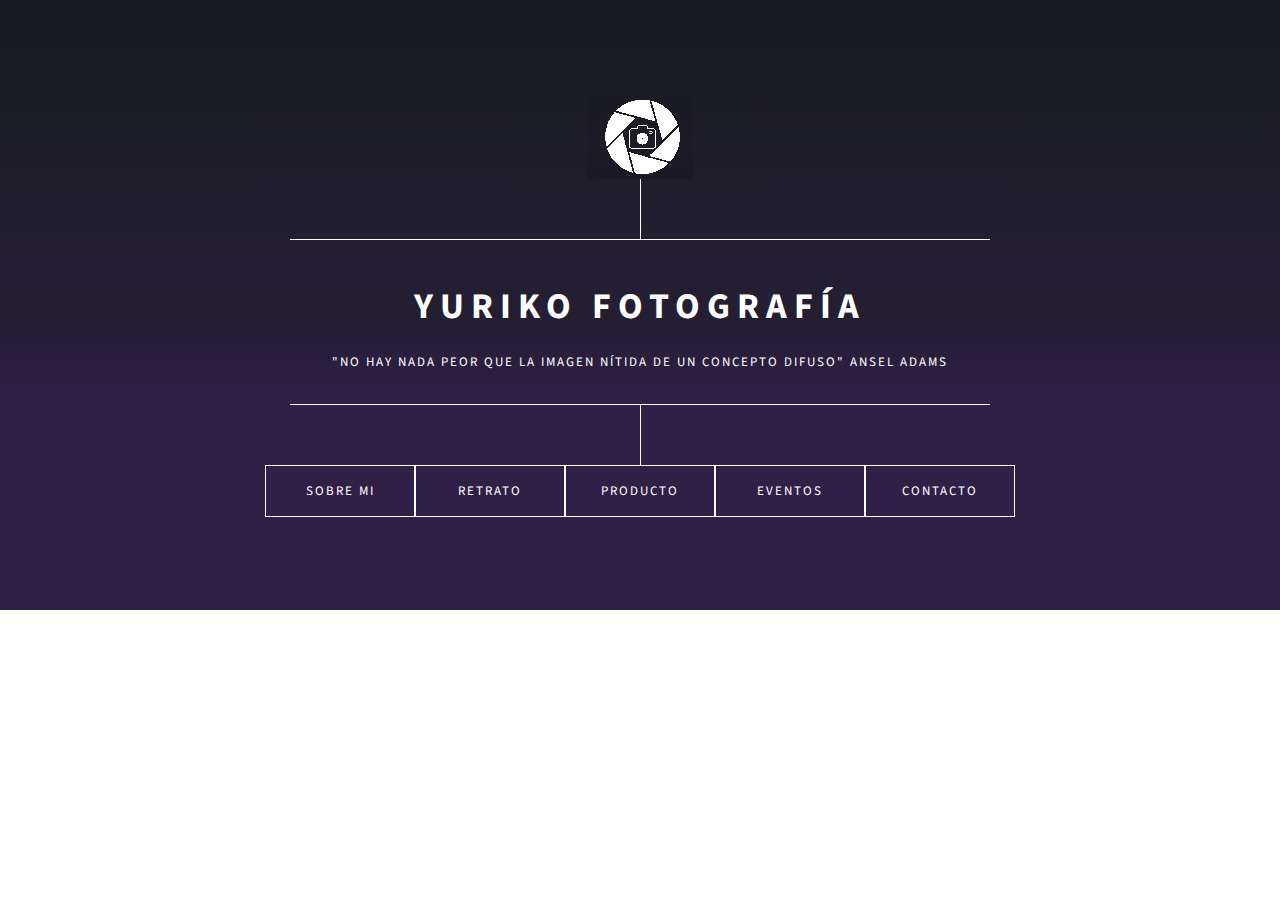
<file: HTML,CSS,JS/paginas/landing Fotografia/index.html>
<!DOCTYPE html>
    <head>
        <meta charset="utf-8">
        <meta http-equiv="X-UA-Compatible" content="IE=edge">
        <title>YURIKO FOTOGRAFÍA</title>
        <meta name="description" content="">
        <meta name="viewport" content="width=device-width, initial-scale=1">
        <link rel="stylesheet" href="css/index.css">
        <!--fuente-->
        <link href="https://fonts.googleapis.com/css2?family=Source+Sans+Pro&display=swap" rel="stylesheet">
    </head>
    <body>
       <main>
           <div class="principal">
                <img src="assets/principal.png" alt="imagen principal">

                <div class="lineas">
                    <div></div>
                    <div></div>
                </div>

                <div class="text-principal">
                    <p>YURIKO FOTOGRAFÍA</p>
                    <p>"NO HAY NADA PEOR QUE LA IMAGEN NÍTIDA DE UN CONCEPTO DIFUSO" ANSEL ADAMS</p>
                </div>

                <div class="lineas">
                    <div></div>
                    <div></div>
                </div>

                <div class="menu">
                    <a href="AboutUs.html">SOBRE MI</a>
                    <a href="#">RETRATO</a>
                    <a href="#">PRODUCTO</a>
                    <a href="#">EVENTOS</a>
                    <a href="#">CONTACTO</a>
                </div>

           </div>
       </main>
    </body>
</html>
</file>
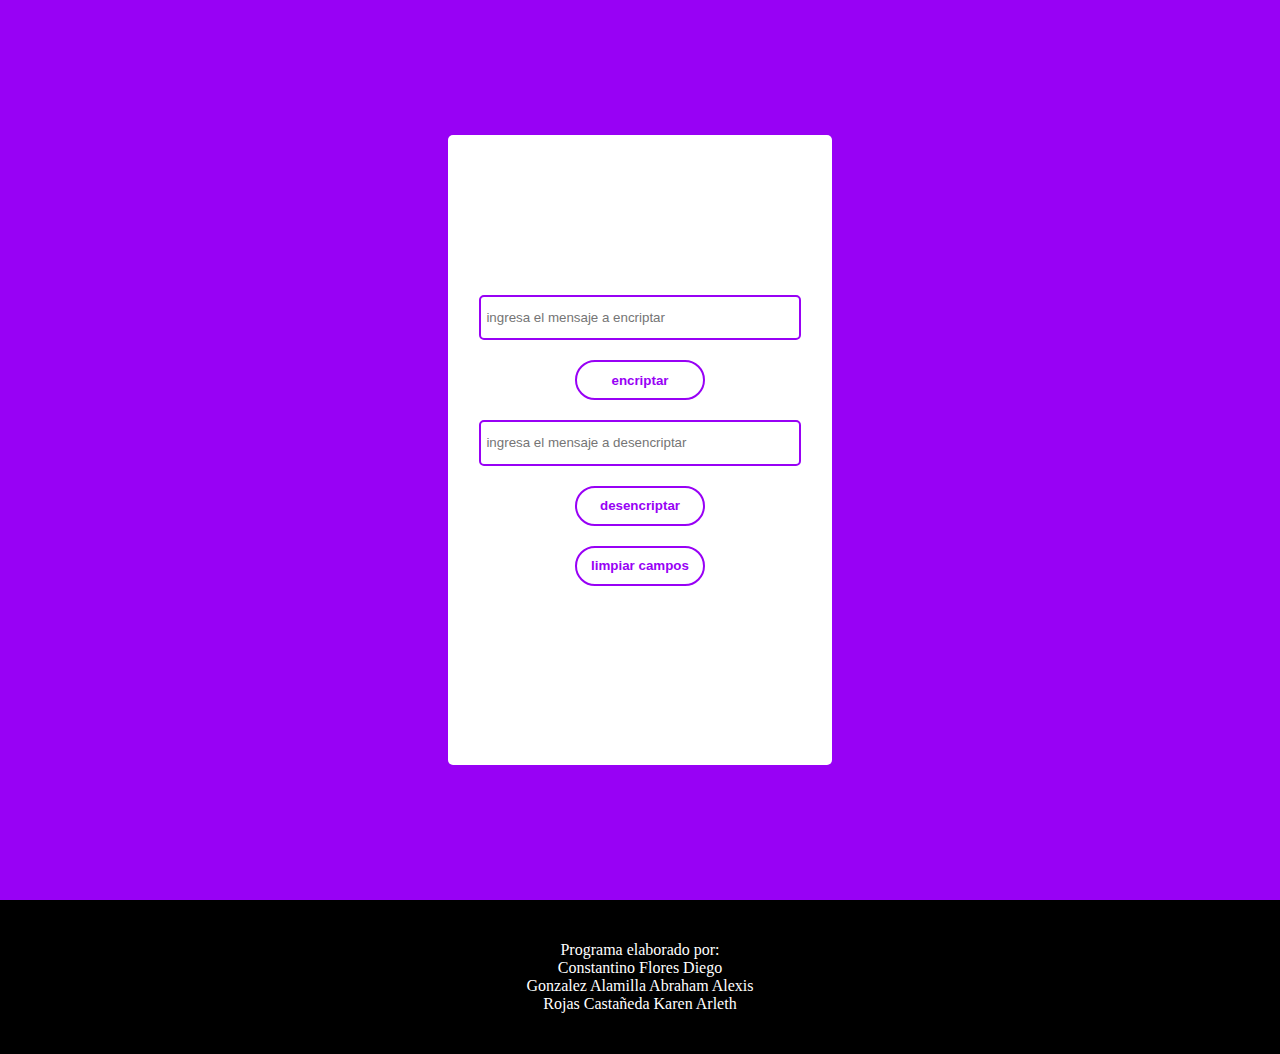
<file: HTML,CSS,JS/paginas/Programa2cifrado/index.html>
<!DOCTYPE html>
    <head>
        <meta charset="utf-8">
        <meta http-equiv="X-UA-Compatible" content="IE=edge">
        <title>Encriptado</title>
        <meta name="description" content="">
        <meta name="viewport" content="width=device-width, initial-scale=1">
        <link rel="stylesheet" href="index.css">
    </head>
    <body>
        <div id="cont">
            <div id="form">
                <input class="input-t" id="Enc-input" type="text" placeholder="ingresa el mensaje a encriptar">
                <button class="btn" id="btn-e">encriptar</button>
                <input class="input-t" id="des-input" type="text" placeholder="ingresa el mensaje a desencriptar">
                <button class="btn" id="btn-d">desencriptar</button>
                <button class="btn" id="btn-cls">limpiar campos</button>
            </div>
        </div>

        <footer>
            <p>Programa elaborado por: <br>
                Constantino Flores Diego <br>
                Gonzalez Alamilla Abraham Alexis <br>
                Rojas Castañeda Karen Arleth
            </p>
        </footer>
        
        <script src="encriptado.js" async defer></script>
        <script src="desencriptado.js" async defer></script>
    </body>
</html>
</file>
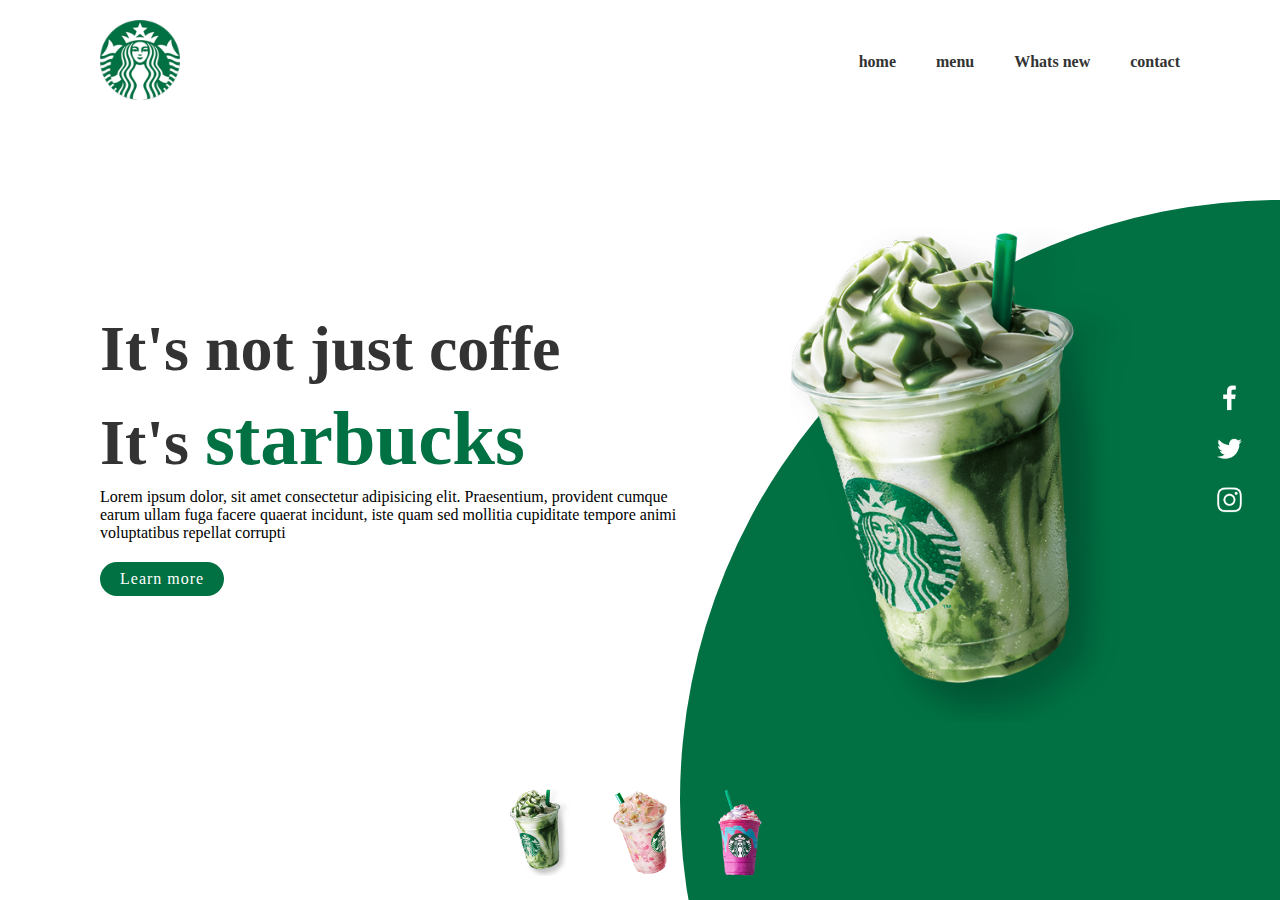
<file: HTML,CSS,JS/paginas/starbucks/index.html>
<!DOCTYPE html>
    <head>
        <meta charset="utf-8">
        <meta http-equiv="X-UA-Compatible" content="IE=edge">
        <title>landing starbucks</title>
        <meta name="description" content="">
        <meta name="viewport" content="width=device-width, initial-scale=1">
        <link rel="stylesheet" href="index.css">
    </head>
    <body>
        <!--contenedor de nuestra seccion-->
        <section id="cont">
            <section class="circulo"></section>
            <header>
                <a href="#"><img src="images/logo.png" class="logo" alt="logo"></a>
                <ul>
                    <li><a href="#">home</a></li>
                    <li><a href="#">menu</a></li>
                    <li><a href="#">Whats new</a></li>
                    <li><a href="#">contact</a></li>
                </ul>
            </header>

            <div id="contenido">
                <div class="textbox">
                    <h2>It's not just coffe <br> It's <span>starbucks</span></h2>
                    <p>Lorem ipsum dolor, sit amet consectetur adipisicing elit. Praesentium, 
                        provident cumque earum ullam fuga facere quaerat incidunt, iste quam
                        sed mollitia cupiditate tempore animi voluptatibus repellat corrupti
                    </p>
                    <a href="#">Learn more</a>
                </div>

                <div class="imgBox">
                    <img src="images/img1.png" class="starbucks" alt="">
                </div>
                
            </div>
            
            <ul class="thumb">
                <li><img src="images/thumb1.png" onclick="imgSlider('images/img1.png')" alt=""></li>
                <li><img src="images/thumb2.png" onclick="imgSlider('images/img2.png')" alt=""></li>
                <li><img src="images/thumb3.png" onclick="imgSlider('images/img3.png')" alt=""></li>
            </ul>

            <ul class="redes">
                <li><a href="#"><img src="images/facebook.png" alt=""></a></li>
                <li><a href="#"><img src="images/twitter.png" alt=""></a></li>
                <li><a href="#"><img src="images/instagram.png" alt=""></a></li>
            </ul>
            
        </section>
        <script src="index.js" async defer></script>
    </body>
</html>
</file>
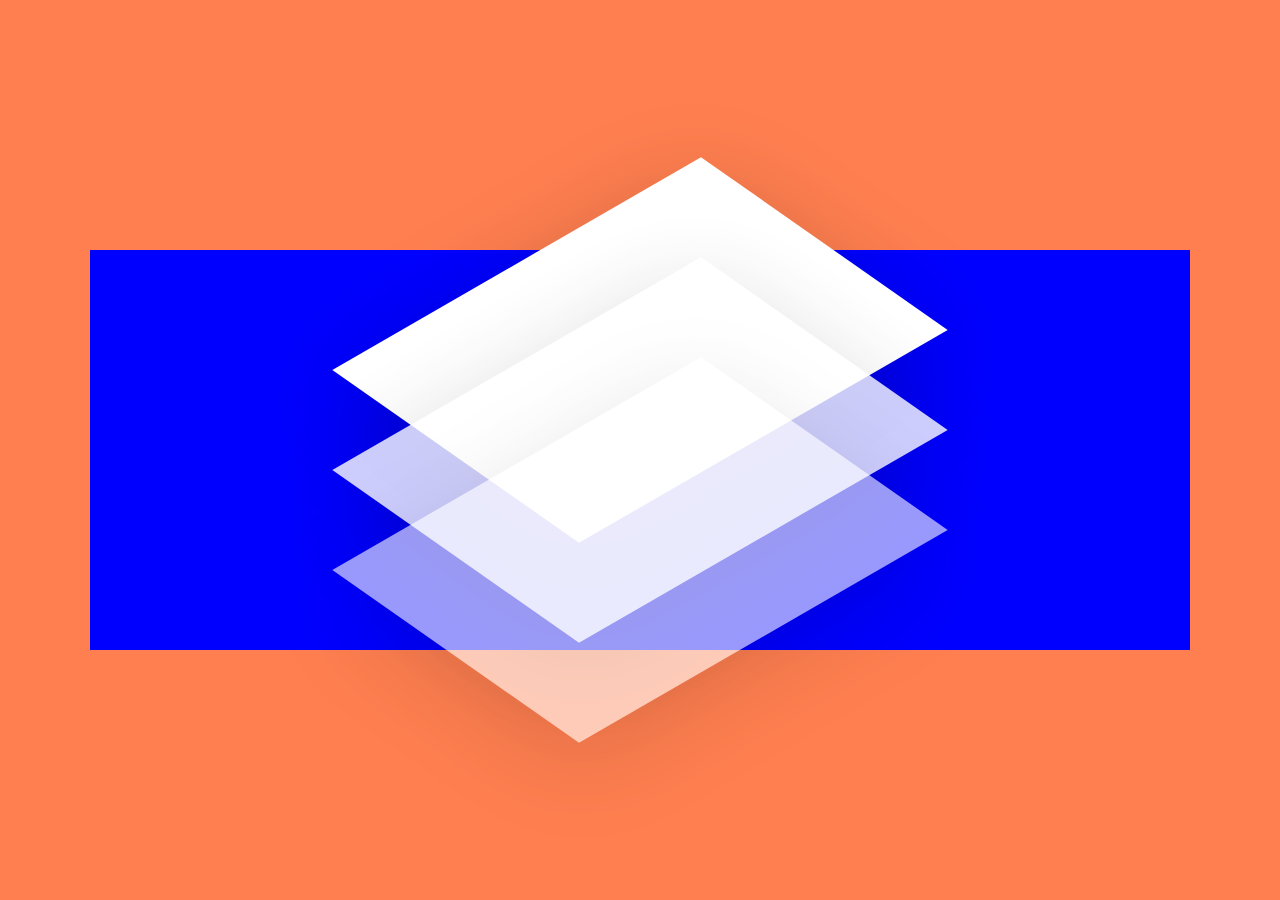
<file: HTML,CSS,JS/Tarjetas/TarjetasInclinadas/index.html>
<!DOCTYPE html>
    <head>
        <meta charset="utf-8">
        <meta http-equiv="X-UA-Compatible" content="IE=edge">
        <title>tarjetas de hover con posicion horizontal</title>
        <meta name="description" content="">
        <meta name="viewport" content="width=device-width, initial-scale=1">
        <link rel="stylesheet" href="index.css">
    </head>
    <body>
       <div class="cont-principal">
            <div class="container">
                <div class="card" style="--i:-1">
                    <div class="content" style="--j:1">
                        <h2>card 1</h2>
                        <p>Lorem ipsum dolor sit amet consectetur, 
                            adipisicing elit. Totam debitis unde, 
                            sequi at quaerat fuga sunt. Libero 
                            veniam eveniet fugiat optio ipsam? Expedita
                            doloribus unde numquam. Beatae praesentium 
                            ipsa eius?
                        </p>
                    </div>
                </div>
    
                <div class="card" style="--i:0">
                    <div class="content" style="--j:0">
                        <h2>card 2</h2>
                        <p>Lorem ipsum dolor sit amet, consectetur adipisicing elit. 
                            Eligendi, distinctio voluptates at corrupti minima reiciendis nemo.
                        </p>
                    </div>
                </div>
    
                <div class="card" style="--i:1">
                    <div class="content" style="--j:3">
                        <h2>card 1</h2>
                        <p>Lorem ipsum dolor sit amet consectetur, 
                            adipisicing elit. Totam debitis unde, 
                        </p>
                    </div>
                </div>
            </div>
       </div>
    </body>
</html>
</file>
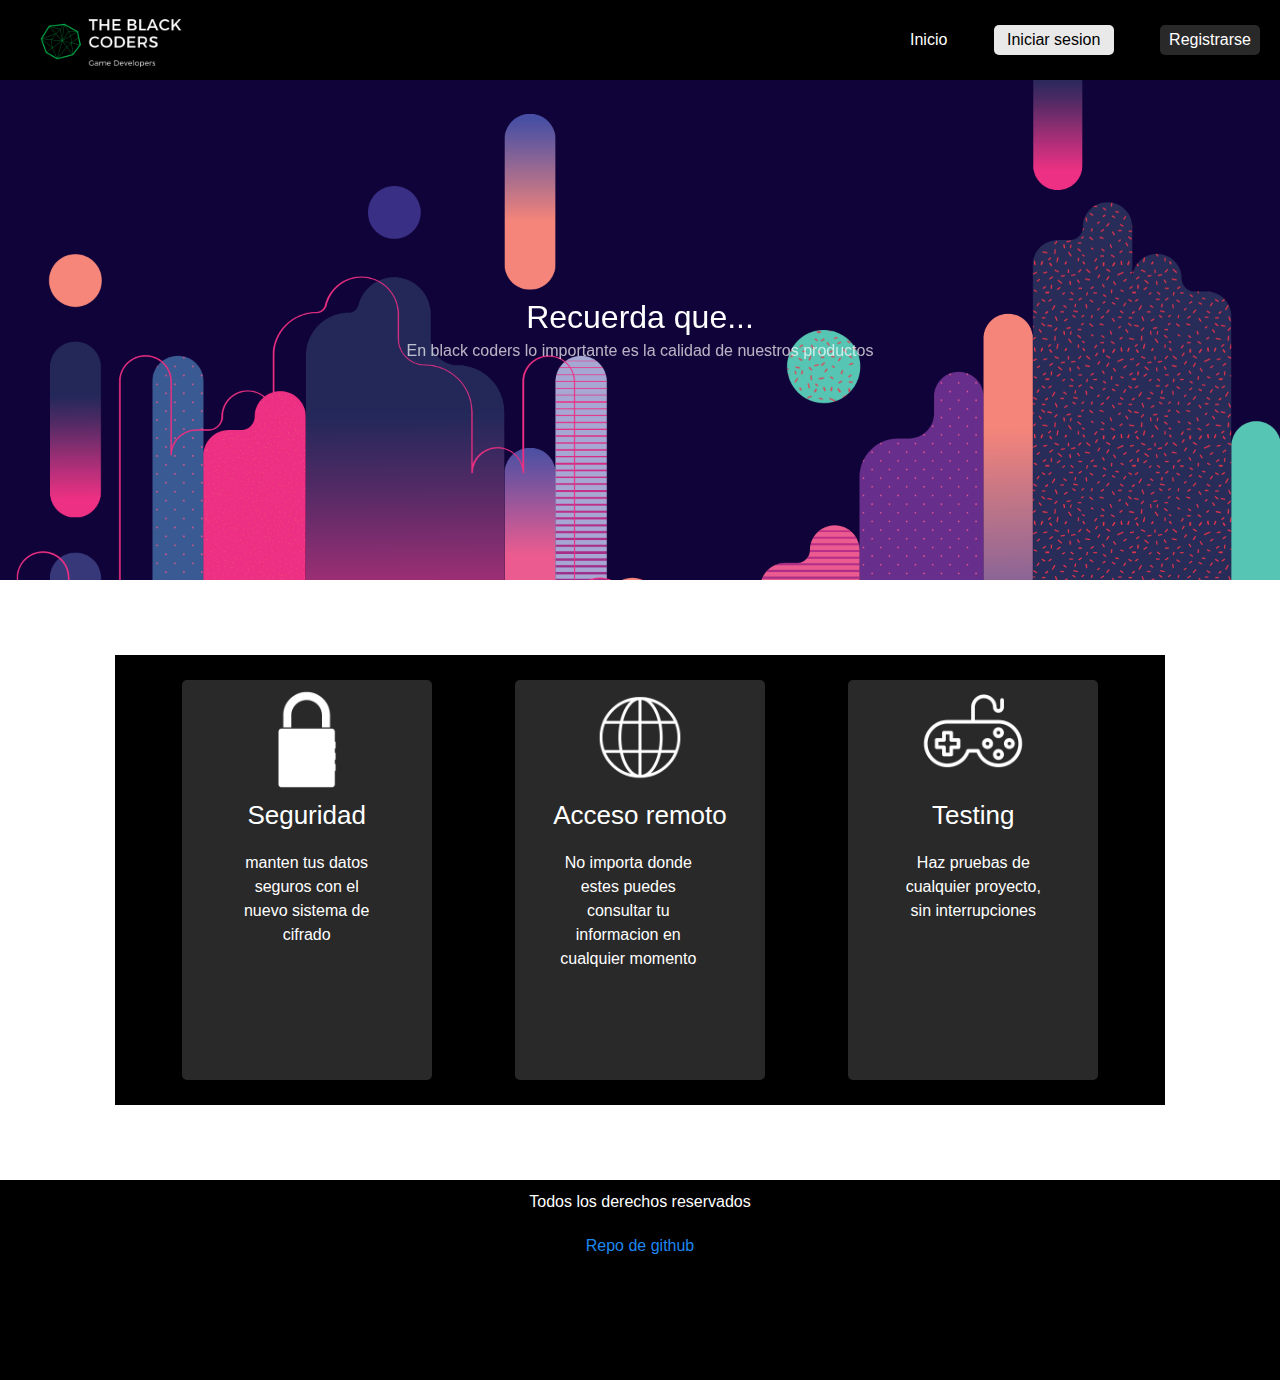
<file: HTML,CSS,JS/paginas/cifrado vigenere/codigo/html/index.html>
<!DOCTYPE html>
    <head>
        <meta charset="utf-8">
        <meta http-equiv="X-UA-Compatible" content="IE=edge">
        <title></title>
        <meta name="description" content="">
        <meta name="viewport" content="width=device-width, initial-scale=1">
        <link rel="stylesheet" href="../css/uikit.min.css">
        <link rel="stylesheet" href="../css/index.css">
        <script src="../js/uikit.min.js"></script>
        <script src="../js/uikit-icons.min.js"></script>
    </head>
    <body>
        <!--menu-->
       <header>
            <nav id="menu">
                <!--contenedor de nuestro logo-->
                <div id="logo">
                    <img src="../assets/images/The Black coders.png" alt="logo black coders">
                </div>
                <!--contenedor de las opciones que tendra nuestro menu-->
                <div id=options>
                    <a id="inicio-B" href="index.html">Inicio</a>
                    <a id="log-in-B" href="inicioS.html"><div>Iniciar sesion</div></a>
                    <a id="sign-in-B" href="registro.html"><div>Registrarse</div></a>
                </div>
            </nav>
       </header>

       <!--seccion principal de nuestra pagina-->
       <main>
           <!--seccion de carrusel de imagenes-->
           <section id="slides">
            <div class="uk-position-relative uk-visible-toggle" tabindex="-1" uk-slideshow="animation: fade;max-height: 500;autoplay: true;autoplay-interval: 4000">

                <ul class="uk-slideshow-items">
                    <li>
                        <img src="../assets/images/1.png" alt="" uk-cover>
                        <div class="uk-position-center uk-position-small uk-text-center uk-light">
                            <h2 class="uk-margin-remove">Recuerda que...</h2>
                            <p class="uk-margin-remove">En black coders lo importante es la calidad de nuestros productos</p>
                        </div>
                    </li>
                    <li>
                        <img src="../assets/images/2.png" alt="" uk-cover>
                        <div class="uk-position-bottom uk-position-medium uk-text-center uk-light">
                            <h3 class="uk-margin-remove" style="color: black; font-weight: 500">No hay limite</h3>
                            <p class="uk-margin-remove" style="color: black;">No importa si es un shooter o un FVP black coders puede hacerlo</p>
                        </div>
                    </li>
                    <li>
                        <img src="../assets/images/3.png" alt="" uk-cover>
                        <div class="uk-position-top uk-position-medium uk-text-center uk-light">
                            <h3 class="uk-margin-remove">Intenta probar nuestros titulos retro</h3>
                            <p class="uk-margin-remove">No importa cuanto tiempo pase siempre seran igual de buenos</p>
                        </div>
                    </li>
                </ul>
            
                <div class="uk-light">
                    <a class="uk-position-center-left uk-position-small uk-hidden-hover" href="#" uk-slidenav-previous uk-slideshow-item="previous"></a>
                    <a class="uk-position-center-right uk-position-small uk-hidden-hover" href="#" uk-slidenav-next uk-slideshow-item="next"></a>
                </div>
            
            </div>
           </section>

           <!--seccion de informacion-->
           <section id="f-section">
               <!--contenedor de nuestras tarjetas-->
                <div id="cont-element">
                    <!--tarjeta que contiene una imagen y un texto-->
                    <div class="element">
                        <img src="../assets/images/11.png" alt="">
                        <div>
                            <h1>Seguridad</h1>
                            <p>manten tus datos seguros con el nuevo sistema de cifrado</p>
                        </div>
                    </div>

                    <div class="element">
                        <img src="../assets/images/21.png" alt="">
                        <div>
                            <h1>Acceso remoto</h1>
                            <p>No importa donde estes puedes consultar tu informacion en cualquier momento</p>
                        </div>
                    </div>

                    <div class="element">
                        <img src="../assets/images/31.png" alt="">
                        <div>
                            <h1>Testing</h1>
                            <p>Haz pruebas de cualquier proyecto, sin interrupciones </p>
                        </div>
                    </div>
                    
                </div>
           </section>

           <!--footer-->
           <footer>
                <div class="footer-ele">
                    <p>Todos los derechos reservados</p>
                    <p><a href="https://github.com/AlexAglon/cifradoV">Repo de github</a></p>
                </div>
           </footer>
       </main>
    </body>
</html>
</file>
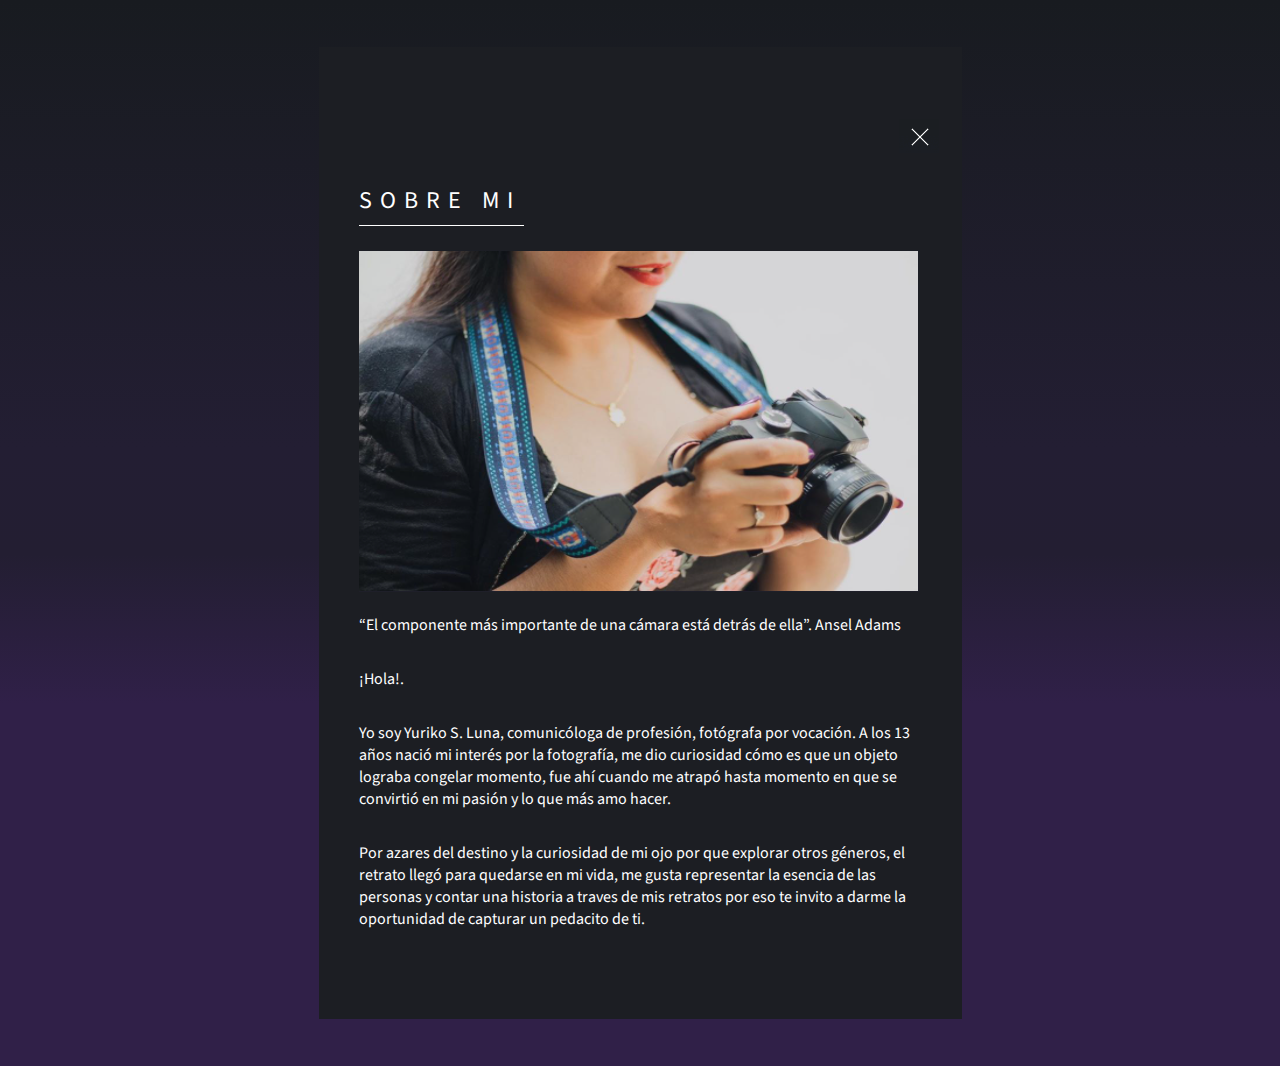
<file: HTML,CSS,JS/paginas/landing Fotografia/AboutUs.html>
<!DOCTYPE html>
    <head>
        <meta charset="utf-8">
        <meta http-equiv="X-UA-Compatible" content="IE=edge">
        <title></title>
        <meta name="description" content="">
        <meta name="viewport" content="width=device-width, initial-scale=1">
        <link rel="stylesheet" href="css/AboutUs.css">
        <!--fuente-->
        <link href="https://fonts.googleapis.com/css2?family=Source+Sans+Pro&display=swap" rel="stylesheet">
    </head>
    <body>
       <main>
            <div class="cont">
                <div class="cont-icon">
                    <a href="index.html"><img src="assets/icono.png" alt="icono"></a>
                </div>
                
                <p class="title">SOBRE MI</p>

                <img src="assets/AboutUs.png" alt="AboutUs img">

                <p class="text">“El componente más importante de una cámara está detrás de ella”. Ansel Adams</p>

                <p class="text">¡Hola!.</p>

                <p class="text">Yo soy Yuriko S. Luna, comunicóloga de profesión, fotógrafa por vocación. 
                    A los 13 años nació mi interés por la fotografía, me dio curiosidad 
                    cómo es que un objeto lograba congelar momento, fue ahí cuando me atrapó 
                    hasta momento en que se convirtió en mi pasión y lo que más amo hacer.</p>

                <p class="text">Por azares del destino y la curiosidad de mi ojo por que explorar otros 
                    géneros, el retrato llegó para quedarse en mi vida, me gusta representar 
                    la esencia de las personas y contar una historia a traves de mis retratos
                     por eso te invito a darme la oportunidad de capturar un pedacito de ti.</p>

            </div>
       </main>
    </body>
</html>
</file>
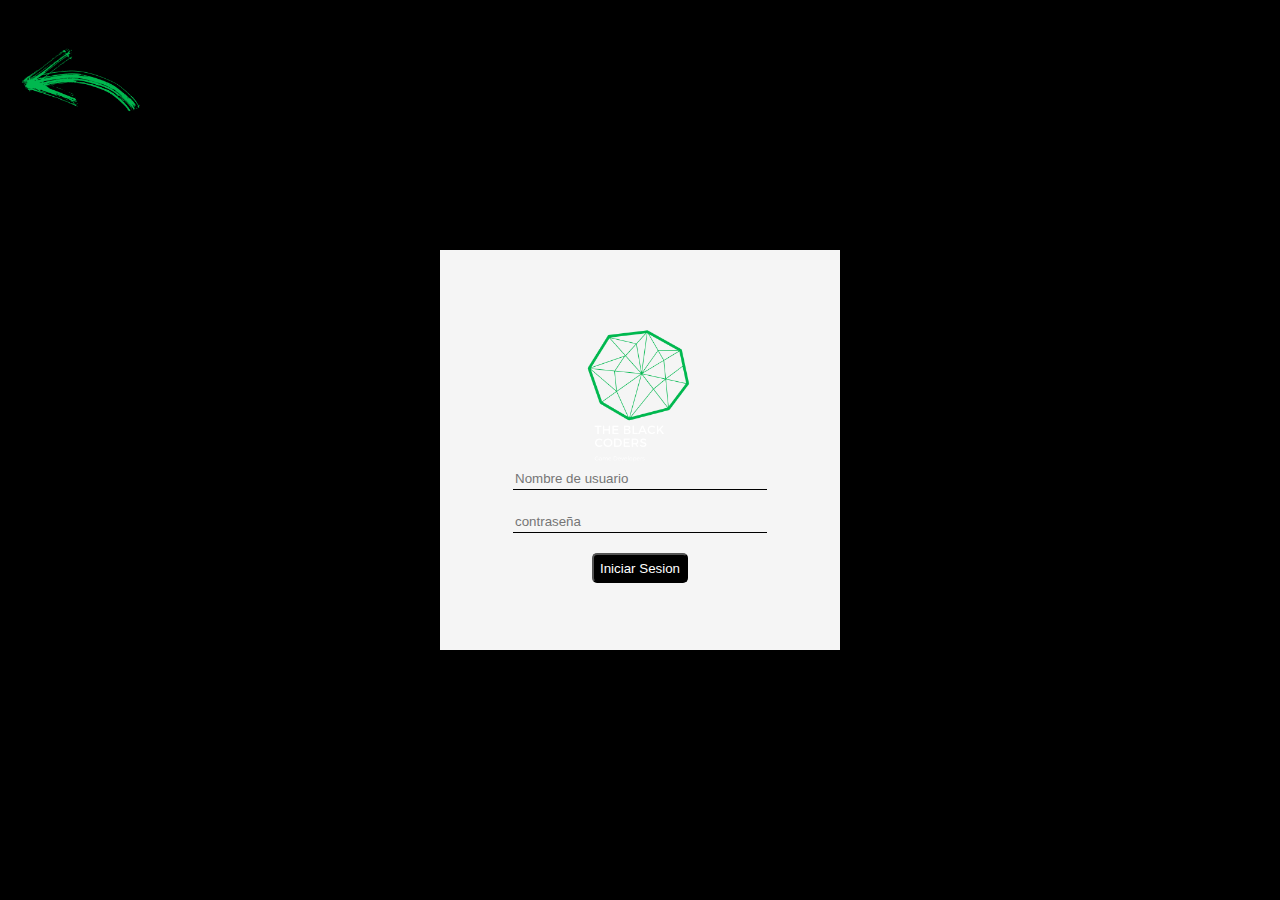
<file: HTML,CSS,JS/paginas/cifrado vigenere/codigo/html/inicioS.html>
<!DOCTYPE html>
    <head>
        <meta charset="utf-8">
        <meta http-equiv="X-UA-Compatible" content="IE=edge">
        <title></title>
        <meta name="description" content="">
        <meta name="viewport" content="width=device-width, initial-scale=1">
        <link rel="stylesheet" href="../css/inicioSesion.css">
        
    </head>

    <body>
        <div id="bakc-b"><a href="index.html"><img id="imgb" src="../assets/images/B.png" alt="backbutton"></a></div>
       <main>
            <div id="formulario-IS">
                <img src="../assets/images/Logo.png" alt="">
                <input id="userN" type="text" placeholder="Nombre de usuario">
                <input id="passw" type="password" placeholder="contraseña">

                <button id="BIS" onclick="verificarUsuario()">Iniciar Sesion</button>
            </div>

       </main>
        
        <script src="../js/vigenere.js"></script>
    </body>
</html>
</file>
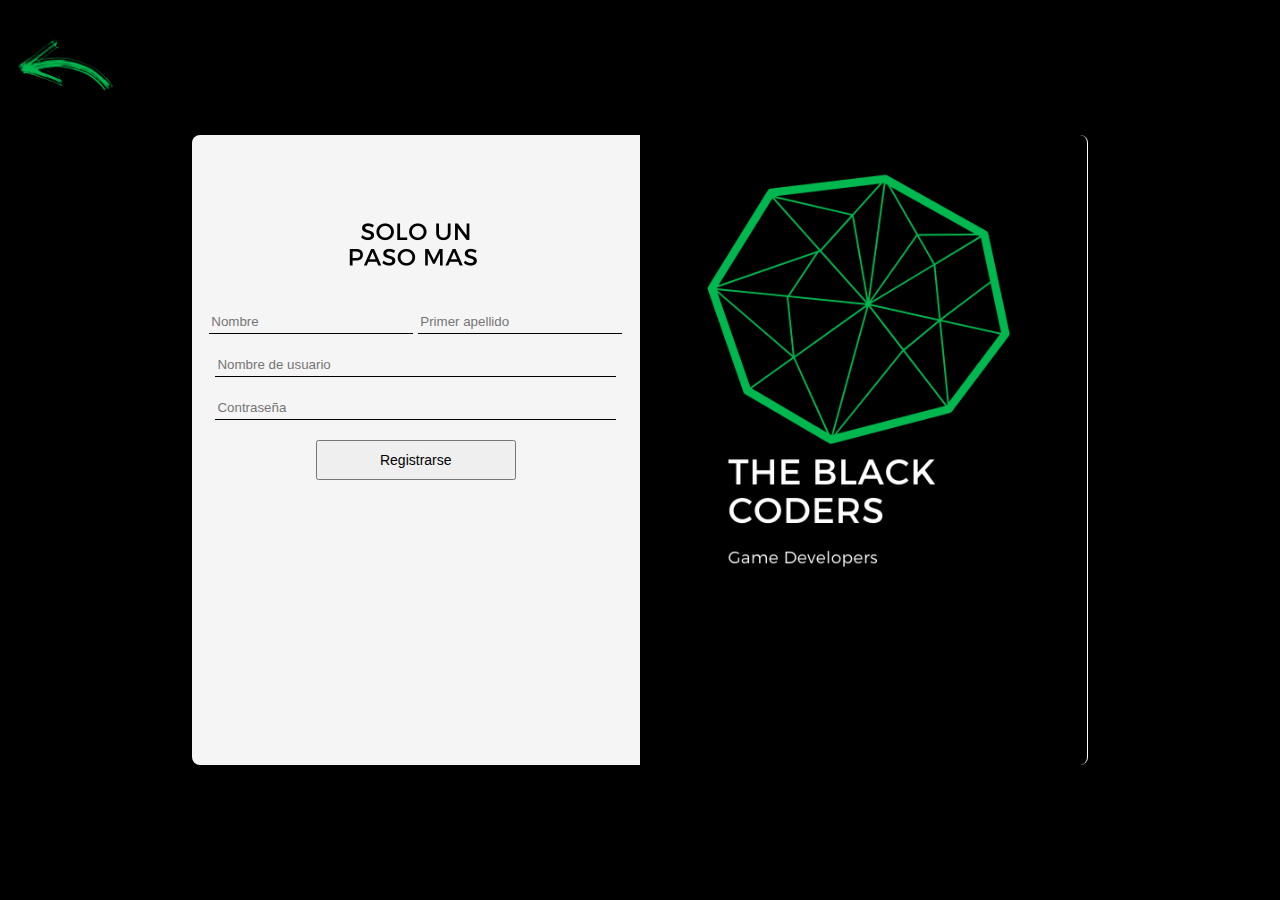
<file: HTML,CSS,JS/paginas/cifrado vigenere/codigo/html/registro.html>
<!DOCTYPE html>
    <head>
        <meta charset="utf-8">
        <meta http-equiv="X-UA-Compatible" content="IE=edge">
        <title></title>
        <meta name="description" content="">
        <meta name="viewport" content="width=device-width, initial-scale=1">
        <link rel="stylesheet" href="../css/uikit.min.css">
        <link rel="stylesheet" href="../css/users.css">
        <script src="../js/uikit.min.js"></script>
        <script src="../js/uikit-icons.min.js"></script>
    </head>
    <body>

        <main>
            <!--contenedor de fondo negro-->
            <div class="cont black-c"></div>

            <!--imagen de regreso a nuestra pagina principal (flecha)-->
            <div id="bakc-b"><a href="index.html"><img src="../assets/images/B.png" alt="backbutton"></a></div>
            
            <!--contenedor de nuestro formulario completo (imagenes, fomrmulario y boton)-->
            <div id="register">
                <div class="white-c form">
                    <!--contenedor formulario imagen y formulario-->
                    <div id="form-container">
                        <!--imagen solo un paso mas...-->
                        <img id="texto-imagen"src="../assets/images/textoR.png" alt="textoR">
                        <!--contenedor de nuestra formulario y boton-->
                        <div id="form">
                            <input id="name-f" type="text" placeholder="Nombre">
                            <input id="lastname-f" type="text" placeholder="Primer apellido">
                            <input id="username" type="text" placeholder="Nombre de usuario">
                            <input id="passw" type="password" placeholder="Contraseña">
                            <button id="register-B" onclick="AgregaUsuario()">Registrarse</button>
                        </div>
                    </div>
                </div>
                <!--imagen lateral del formulario-->
                <div class="black-c image">
                    <img id="logo" src="../assets/images/Logo.png" alt="logo black coders">
                </div>
            </div>
        </main>

        <script src="../js/vigenere.js"></script>
    </body>
</html>
</file>
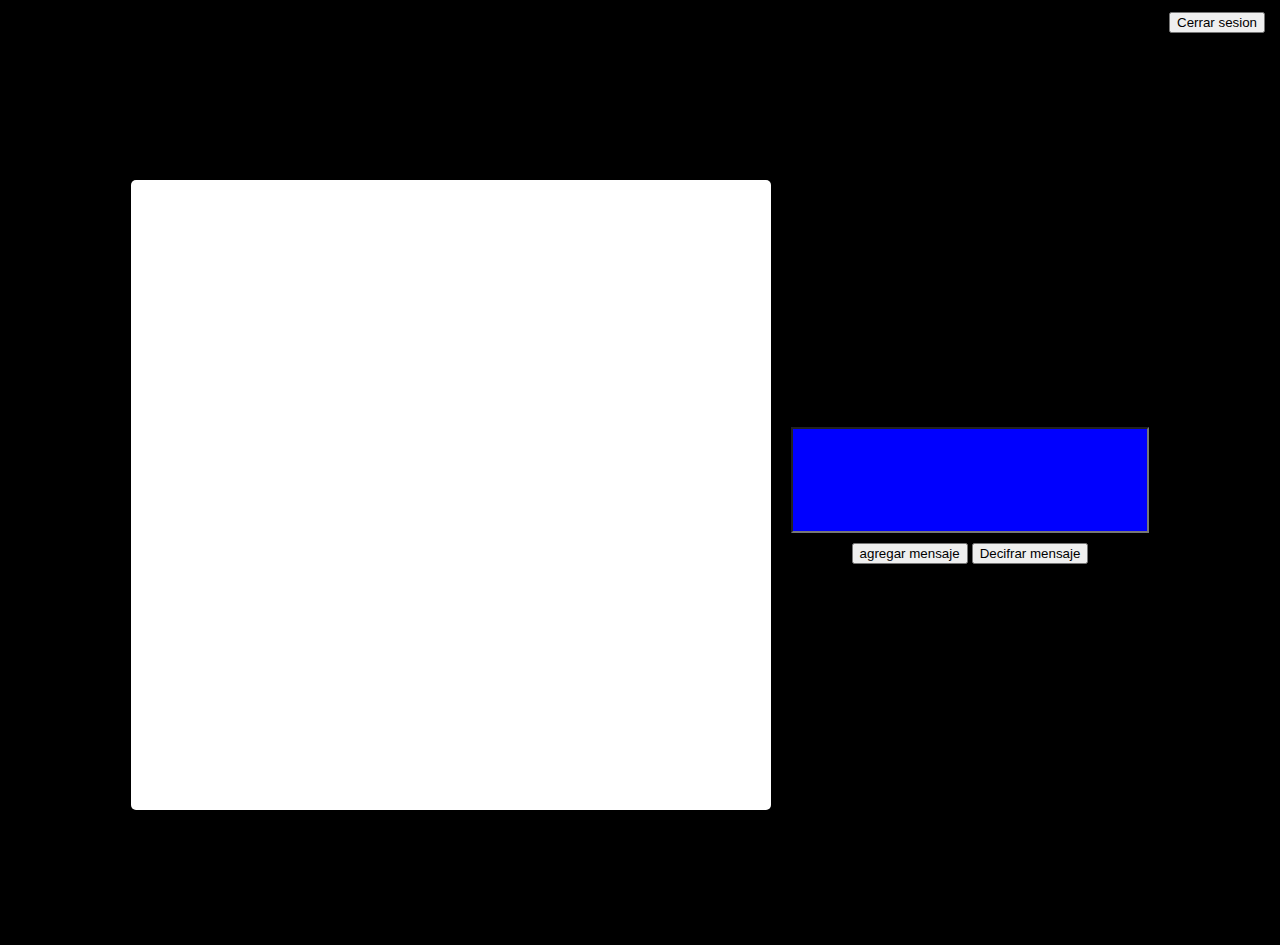
<file: HTML,CSS,JS/paginas/cifrado vigenere/codigo/html/usuarios.html>
<!DOCTYPE html>
    <head>
        <meta charset="utf-8">
        <meta http-equiv="X-UA-Compatible" content="IE=edge">
        <title></title>
        <meta name="description" content="">
        <meta name="viewport" content="width=device-width, initial-scale=1">
        <link rel="stylesheet" href="../css/pantallaUsuario.css">
    </head>
    <body>
        <header class="header-logout">
            <button onclick="logout()">Cerrar sesion</button>
        </header>

        <section id="mensajes">
            <div id="cont-msj"></div>
            <div class="card-decifrado" id="cont-decifra"></div>
            <div class="form-mensaje">
                <input id="msj-container">
                <div>
                    <button id="add-B" onclick="agregaMensajes()">agregar mensaje</button>
                    <button id="add-D" onclick="decifrarMensaje()">Decifrar mensaje</button>
                </div>
            </div>
        </section>
        
        <script src="../js/vigenere.js"></script>
        <script src="../js/usuarios.js"></script>
    </body>
</html>
</file>
<file: HTML,CSS,JS/paginas/landing Fotografia/css/index.css>
body{
   margin: 0;
   padding: 0;
   box-sizing: border-box; 
   font-family: 'Source Sans Pro', sans-serif; 
   
}

main{
    width: 100%;
    height: 610px;
    background: rgb(48,32,72);
    background: linear-gradient(0deg, rgba(48,32,72,1) 34%, rgba(35,30,50,1) 48%, rgba(35,30,51,1) 58%, rgba(24,27,32,1) 100%);
    display: flex;
    flex-direction: row;
    justify-content: center;
    align-items: center;
}

.principal{
    width: 800px;
    height: 500px;

    display: flex;
    flex-direction: column;
    justify-content: center;
    align-items: center;
}

/*contenedor del slogan*/
.text-principal{
    width: 700px;
    border-top: 1px solid white;
    border-bottom: 1px solid white;
    padding-top: 5px;
    padding-bottom: 20px;
    text-align: center;
}

/*Nombre de la autora*/
.text-principal p:nth-of-type(1){
    font-size: 36px;
    font-weight: bold;
    color: white;
    letter-spacing: 7px;
}

/*Slogan*/
.text-principal p:nth-of-type(2){
    letter-spacing: 2px;
    font-size: 13px;
    color: white;
    margin-top: -15px;
}

/*para las lineas que aparecen en el centro*/
.lineas{
    width: 700px;
    height: 60px;

    display: flex;
    flex-direction: row;
}

/*Para definir el tamaño de los contenedores que la haran de lineas*/
.lineas div{
    height: 100%;
    width: 50%;
}

/*Para el borde de en medio*/
.lineas div:nth-of-type(1){
    border-right: 1px solid white;
}

/*contenedor del menu*/
.menu{
    width: 750px;
    height: 50px;

    display: flex;
    flex-direction: row;
}

/*Elementos del menu*/
.menu a{
    width: 20%;
    height: 100%;
    border: 1px white solid;
    text-decoration: none;
    color: white;
    text-align: center;
    font-size: 13px;
    letter-spacing: 2px;
    padding-left: 10px;
    padding-right: 10px;

    display: flex;
    justify-content: center;
    align-items: center;
}

.menu a:hover{
    background: rgba(255, 255, 255, 0.132);
}
</file>
<file: HTML,CSS,JS/paginas/Programa2cifrado/index.css>
body{
    box-sizing: border-box;
    padding: 0;
    margin: 0;
}

/*contenedor padre*/
#cont{
    background: #9801f5;
    width: 100%;
    height: 100vh;

    display: flex;
    flex-direction: row;
    justify-content: center;
    align-items: center;
}

/*contenedor formulario*/
#form{
    background: white;
    width: 30%;
    height: 70%;
    border-radius: 5px;

    display: flex;
    flex-direction: column;
    justify-content: center;
    align-items: center;
}

/*etiquetas input*/
/*propiedades compartidas de input*/
.input-t{
    margin-bottom: 20px;
    height: 5%;
    width: 80%;
    border-radius: 5px;
    border: 2px solid #9801f5;
    padding: 5px;
}

/*boton*/
.btn{
    background: white;
    color: #9801f5;
    width: 130px;
    height: 40px;
    margin-bottom: 20px;
    font-weight: 900;
    border-radius: 70px;
    border: 2px solid #9801f5;
    transition: 1s;
}

.btn:hover{
    background:#9801f5;
    color: white;
    font-weight: 900;
    transition: 0.5s;
}

footer{
    background-color: black;
    color: white;
    padding:25px;
    text-align: center;
}
</file>
<file: HTML,CSS,JS/paginas/starbucks/index.css>
*{
    margin: 0;
    padding: 0;
    box-sizing: border-box;
}

/*contenedor de todo nuestro menu y nuestro contenido*/
#cont{
    background: #ffffff;
    position: relative;
    min-height: 100vh;
    width: 100%;
    padding: 100px;

    /*flex*/
    display: flex;
    justify-content: space-between;
    align-items: center;
}

/*header*/
header{
    position: absolute;
    top: 0;/*PEGADO ARRIBA*/
    left: 0;/*PEGADO ARRIBA*/
    width: 100%;
    padding: 20px 100px;

    /*flex*/
    display: flex;
    justify-content: space-between;
    align-items: center;
}

/*para el logo*/
header .logo{
    position: relative;
    max-width: 80px;
}

/*para nuestro menu*/
header ul{
    position: relative;
    display: flex;
}

/*para nuestros elementos*/
header ul li{
    list-style: none;
}

/*para cada link de la lista*/
header ul li a{
    display: inline-block;
    color: #333;
    font-weight: bold;
    margin-left:40px;
    text-decoration: none;
}

/*----------------------------PARA EL CONTENIDO------------------------------*/
/*contenedor de las imagenes y del texto*/
#contenido{
    position: relative;
    width: 100%;

    /*flex*/
    display: flex;
    justify-content: space-between;
    align-items: center;
}

/*contenedor de los elemetos de texto*/
#contenido .textbox{
    position: relative;
    max-width: 600px;
}

/*para el estilo de h2*/
#contenido .textbox h2{
    color: #333;
    font-size: 4em;
    line-height: 1.4em;
    font-weight: bold;
}

#contenido .textbox h2 span{
    color: #017143;
    font-size: 1.2em;
    font-weight: bold;
}

#contenido .textbox h2 p{
    color: #333;
}

/*para el a de nuetro contenedor*/
#contenido .textbox a{
    display: inline-block;
    background: #017143;
    margin-top: 20px;
    padding: 8px 20px;
    color: #ffffff;
    border-radius: 40px;
    font-weight: 500;
    letter-spacing: 1px;
    text-decoration: none;
}

/*CONTENEDOR DE NUESTRA IMAGEN*/
#contenido .imgBox{
    width: 600px;
    padding-right: 50px;
    margin-top: 50px;

    /*flex*/
    display: flex;
    justify-content: flex-end;

}

/*para nuestra imagen*/
#contenido .imgBox img{
    max-width: 340px;
}

/*para el thumb*/
.thumb{
    position: absolute;/*para mover el contenedor*/
    left: 50%;
    bottom: 20px;
    transform: translateX(-50%);

    /*flex*/
    display: flex;
}

/*para cada elemento li de nuesta lista*/
.thumb li{
    list-style: none;
    display: inline-block;
    margin: 0 20px;
    cursor: pointer; 
    transition: 0.5s;
}

.thumb li:hover{
    transform: translateY(-15px);
}

.thumb li img{
    max-width: 60px;
}

/*contenedor de redes*/
.redes{
    position: absolute;
    top: 50%;
    right: 30px;
    transform: translateY(-50%);
    transition: 0.5s;
    
    /*flex*/
    display: flex;
    flex-direction: column;
    justify-content: center;
    align-items: center;
}

.redes li{
    list-style: none;
}

.redes li:hover{
    transform: translateX(-5px);
    transition: 0.5s;
}

.redes li a{
    display: inline-block;
    margin: 5px 0;
    transform: scale(0.6);
    filter: invert(1); /*cambio del color de iconos*/
}

/*para el circulo de color*/
.circulo{
    position: absolute;
    top: 0;
    left: 0;
    width: 100%;
    height: 100%;
    background: #017143;
    clip-path: circle(600px at right 800px); /*para creacion del circulo y su pocision*/
}
</file>
<file: HTML,CSS,JS/Tarjetas/TarjetasInclinadas/index.css>
*{
    margin: 0;
    padding: 0;
    box-sizing: border-box;
}

/*para centrar nuestros elemetons dentro del padre*/
.cont-principal{
    display: flex;
    justify-content: center;
    align-items: center;
    min-height: 100vh;
    background: coral;
}

/*contenedor de nuestras tarjetas*/
.container{
    position: relative;/*ponemos al padre relative*/
    width: 1100px;
    height: 400px;
    background: blue;
}

/*contenedor del contenido de nuestras tarjetas*/
.container .card{
    position: absolute; /*poneos al hijo absolute para poder moverlo dentro del padre */
    top: calc(50% - 200px);/*lo alejamos un 0% de arriba del contenedor padre*/
    left: 50%;/*lo alejamos un 50% de la izquierda del cont padre*/
    /*va a mocer nuestro elemento en posicion (x,y) en este caso para que quede al centro*/
    /*rotate va a rotar nustro elemetno*/
    /*skew ca a mover nuestro elemento en posision x y y*/
    transform: translate(-50%,calc(100px * var(--i))) rotate(40deg) skew(-20deg,-5deg);
    width: 300px;
    height: 400px;
    background: white;

    display: flex;
    justify-content: center;
    align-items: center;
    
    box-shadow: 25px 25px 100px rgba(0,0,0,0.2);
    transition: 0.5s;
}

/*el contenido de nuestras tarjetas*/
.container .card .content{
   color: #444;
   opacity: 0; 
   transition: 0.5s;/*el tiempo que tardara la animacion*/
   transform: translateY(50px);/*lo movemos 50px hacia abajo en y */
   padding: 25px;
   text-align: center;
}

/*cuando hagamos un hover al container hara lo siguiente en content*/
.container:hover .card .content{
    opacity: 1;
    transform: translateY(0px);/*cuando hagamos un hover a el contenedor padre lo moveremos a 0 en y*/
}

/*opasidades para cada hijo*/
.container .card:nth-child(1){
    opacity: 1;
}

.container .card:nth-child(2){
    opacity: 0.8;
}

.container .card:nth-child(3){
    opacity: 0.6;
}

/*para reacomodar las tarjetas en fila de 3*/
.container:hover .card{
    position: absolute;
    top: 50%;
    left: 50%;
    z-index: 1;
    box-shadow: 0px 25px 50px rgba(0,0,0,0.2);
    transition: 0.5s;
    transform: translate(calc(-50% + calc(350px * var(--i))),-40%)  rotate(0deg) skew(0deg,0deg);
    opacity: 1;
}
</file>
<file: HTML,CSS,JS/paginas/cifrado vigenere/codigo/css/index.css>
@import url("menu.css");
@import url("elements.css");
@import url("footer.css");


body{
    margin: 0;
    padding: 0;
    box-sizing: border-box;
}
</file>
<file: HTML,CSS,JS/paginas/landing Fotografia/css/AboutUs.css>
body{
    margin: 0;
    padding: 0;
    box-sizing: border-box; 
    font-family: 'Source Sans Pro', sans-serif; 
    
 }

main{
    width: 100%;
    height: 962px;
    background: rgb(48,32,72);
    background: linear-gradient(0deg, rgba(48,32,72,1) 34%, rgba(35,30,50,1) 48%, rgba(35,30,51,1) 58%, rgba(24,27,32,1) 100%);
    padding: 52px 0px;

    display: flex;
    flex-direction: row;
    justify-content: center;
    align-items: center;
}

/*contenedor de nuestra seccion*/
.cont{
    width: 600px;
    height: 900px;
    background: #1c1e23;
    padding: 72px 3px 0px 40px;
}

/*contenedor del icono*/
.cont-icon{
    width: 100%;
}

/*icono*/
.cont-icon img{
    position: relative;
    left: 90%;
}

/*titulo sobre mi*/
.title{
    width: 165px;
    height: 42px;
    font-size: 24px;
    letter-spacing: 0.5rem;
    color: white;
    border-bottom: 1px solid white;
}

/*Para los parrafos*/
.text{
    width: 560px;
    color: white;
    font-size: 16px;
    margin-bottom: 32px;
}
</file>
<file: HTML,CSS,JS/paginas/cifrado vigenere/codigo/css/inicioSesion.css>
body{
    padding: 0;
    margin: 0;
    box-sizing: border-box;
    position: relative;
}

main{
    background: black;
    width: 100%;
    height: 100vh;
    

    display: flex;
    flex-direction: row;
    justify-content: center;
    align-items: center;
}

/*boton de regreso*/
#bakc-b{
    width: 10px;
    height: 10px;
    position: absolute;
    top: 5px;
    left: 5px;
}

#imgb{
    width: 150px;
    
}


/*contenedor de nuestro form*/
#formulario-IS{
    background: whitesmoke;
    width: 400px;
    height: 400px;

    display: flex;
    flex-direction: column;
    justify-content: center;
    align-items: center;
}

#formulario-IS img{
    width: 150px;
}

/*etiquetas input de nuestro form*/
#userN, #passw{
    background: transparent;
    width: 250px;
    height: 20px;
    margin-bottom: 20px;
    border: none;
    border-bottom: 1px solid black;
    
}

#userN:focus{
    background: transparent;
    border-bottom: 1px solid rgb(92,186,81);

}

/*boton*/
#BIS{
    color: white;
    background: black;
    height: 30px;
    text-align: center;
    border-radius: 5px;
    
}

#BIS:hover{
    transition: 0.7s;
    color:white;
    background: rgb(92,186,81);
    font-weight: 500;
    border: 1px solid white;    
}
</file>
<file: HTML,CSS,JS/paginas/cifrado vigenere/codigo/css/users.css>
body{
    margin: 0;
    padding: 0;
    box-sizing: border-box;
}

main{
    width:100%;
    height: 100vh;
    position: relative;
    
}

/*boton de regreso*/
#bakc-b{
    width: 120px;
    position: absolute;
    top: 5px;
    left: 5px;
}

/*atributos compartidos de los cuados blanco y negro*/
.cont{
    width:100%;
    height: 100vh;
}
/*cuadro balnco y negro*/
.white-c{
    background: whitesmoke;
}

.black-c{
    background: black;
}

#texto-imagen{
    width: 250px;
}
/*contenedor de nuestro formulario e imagen*/
#register{
    width:70vw;
    height: 70vh;
    position: absolute;
    left: 15%;
    top: 15%;

    display: flex;
    flex-direction: row;
}

/*Contenedor del contenedor de nuestro formulario*/
.form{
    border-bottom-left-radius: 8px;
    border-top-left-radius: 8px;
    width: 100%;
    height: 100%;
}

/*contenedor del formulario*/
#form-container{
    display: flex;
    flex-direction: column;
    align-items: center;
}


/*elementos de nuestro formulario*/
#form-container #form{
    margin-top: -20%;
    padding: 15px;
    display: flex;
    flex-direction: row;
    flex-wrap: wrap;
    justify-content: center;
}

#name-f,#lastname-f{
    border: none;
    border-bottom: 1px solid black;
    width: 200px;
    height: 20px;
    margin-bottom: 20px;
}

#lastname-f{
    margin-left: 5px;
    
}

#username, #passw{
    border: none;
    border-bottom: 1px solid black;
    width: 95%;
    height: 20px;
    margin-bottom: 20px;
}



#register-B{
    width: 200px;
    height: 40px;
    color: black;
    font-size: 14px;
}

/*contenedor blanco*/
.image{
    border-right:1px solid white ;
    background: rgb(0,0,0);
    background: linear-gradient(18  0deg, rgba(0,0,0,1) 67%, rgba(115,115,115,1) 97%, rgba(217,217,217,1) 100%);
    border-bottom-right-radius:8px;
    border-top-right-radius:8px ;
    width: 100%;
    height: 100%;
}

input{
    background: transparent;
}
</file>
<file: HTML,CSS,JS/paginas/cifrado vigenere/codigo/css/pantallaUsuario.css>
body{
    margin: 0;
    padding: 0;
    box-sizing: border-box;
}


#mensajes{
    height: 100vh;
    width: 100%;
    background: black;

    display: flex;
    flex-direction: row;
    justify-content: center;
    align-items: center;
}

#cont-msj{
    background: white;
    width: 50vw;
    min-height: 70vh;
    border-radius: 5px;
}



/*CONTENEDOR DE EL APARTADO PARA INGRESAR TEXTO Y BOTONES*/
#addmC{
    margin-left: 30px;
    display: flex;
    flex-direction: column;
    justify-content: center;
    align-items: center;
}

#msj-container{
    background: blue;
    color: white;
    height: 100px;
    width: 350px;
}

.card-decifrado{
    background: white;
    width: 50vw;
    min-height: 70vh;
    border-radius: 5px;
    display: none;
}

.form-mensaje{
    display: flex;
    flex-direction: column;
    justify-content: center;
    align-items: center;
    gap: 10px;
    margin-left: 20px;
}

@media only screen and (max-width: 600px) {
    #mensajes{
        display: flex;
        flex-direction: column;
        gap: 10px;
    }
    .form-mensaje{
        margin: 0;
    }
    .card-decifrado, #cont-msj{
        width: 95%;
        overflow: scroll;
    }
}

.header-logout{
    height: 45px;
    display: flex;
    justify-content:flex-end;
    align-items: center;
    background-color: black;
    padding-right: 15px;
}
</file>
